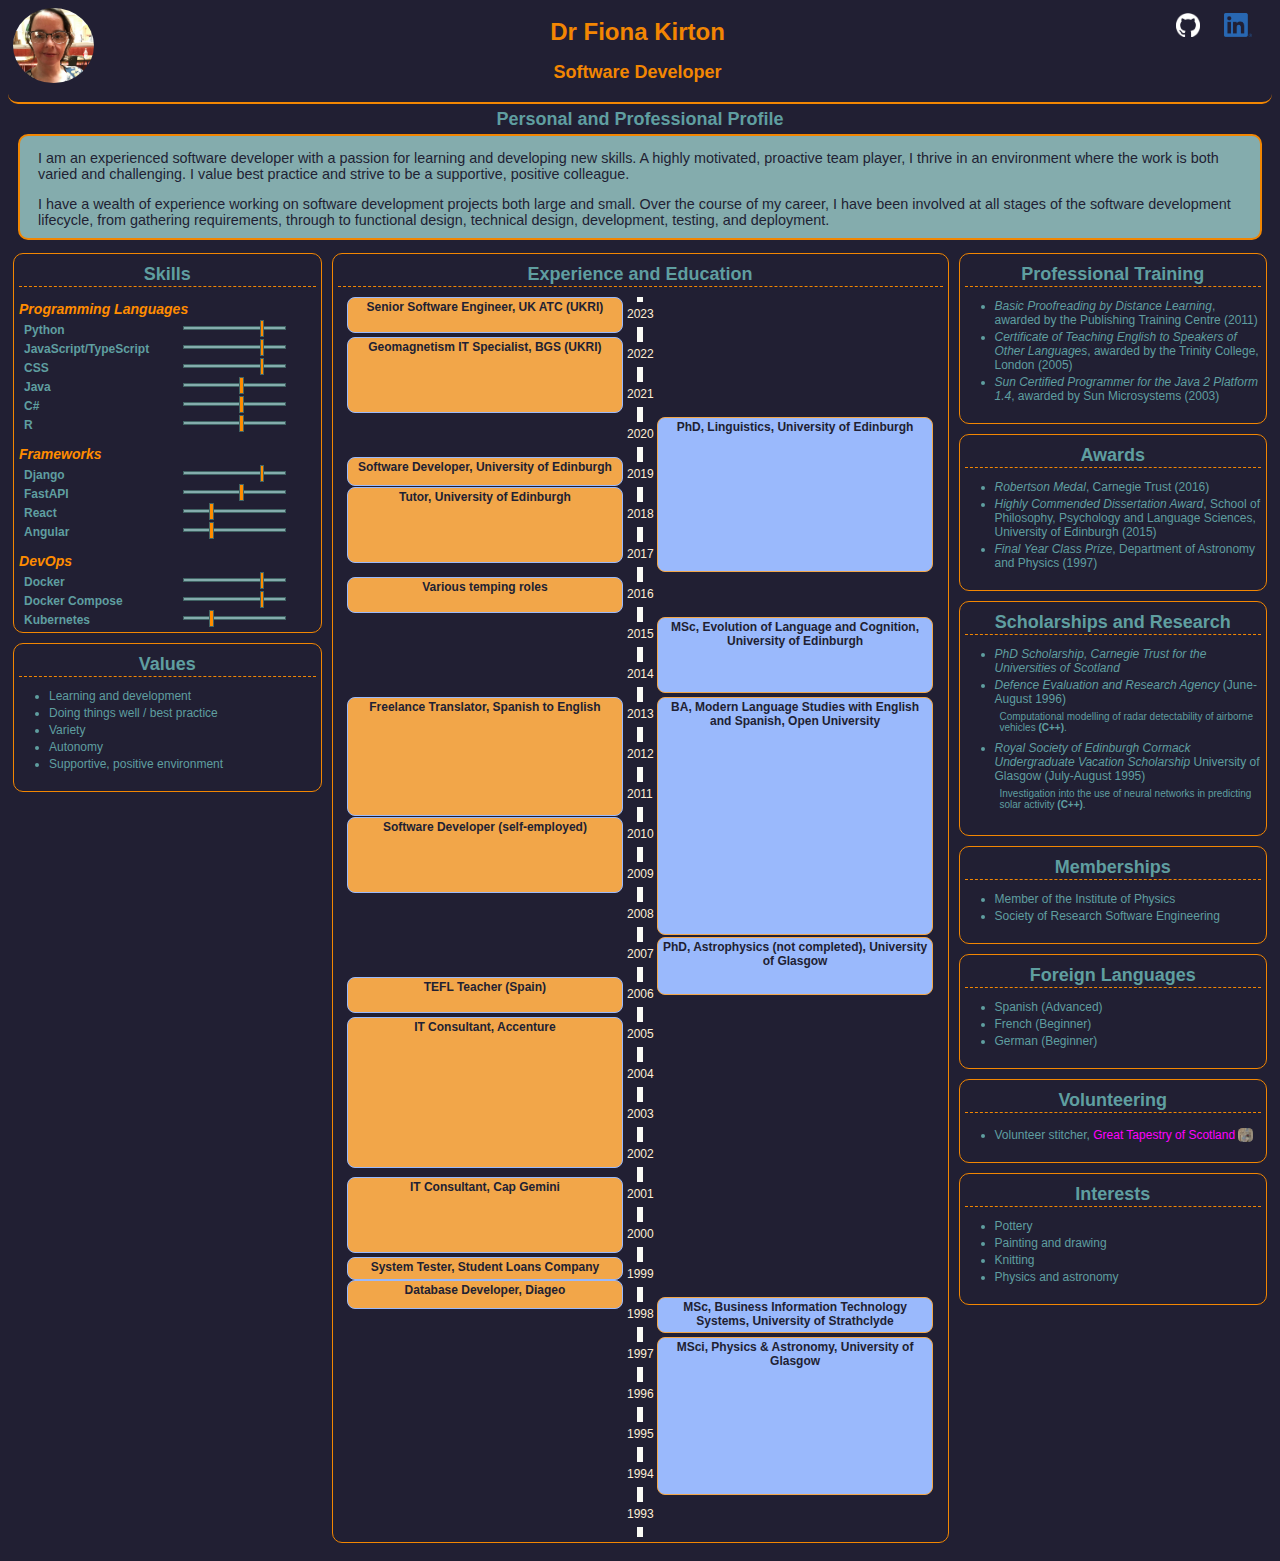
<file: index.html>
<!doctype html>
<html>
<head>
    <title>Fiona Kirton</title>
    <meta charset="utf-8">
    <meta name="viewport" content="width=device-width, initial-scale=1">
    <link rel="stylesheet" href="https://cdnjs.cloudflare.com/ajax/libs/font-awesome/4.7.0/css/font-awesome.min.css">
    <link rel="stylesheet" type="text/css" href="resume.css">
    <script src="resume.js"></script>
</head>
<body>
<div id="navbar">
    <div id="my-pic"><img class='mugshot' src='mugshot.jpg'></div>
    <div id="title">
        <h1>Dr Fiona Kirton</h1>
        <h2>Software Developer</h2>
    </div>
    <div id="external-links">
        <a href='https://github.com/FKirton' target='_blank'><img class="external-icon" src='github-mark-white.png'></a>
        <a href='https://linkedin.com/in/fiona-kirton-368a001' target='_blank'><img class="external-icon" src='linkedin.png'></a>
    </div>
</div>
<div id="profile">
    <h2>Personal and Professional Profile</h2>
    <article>
        <p>I am an experienced software developer with a passion for learning and developing new skills.
            A highly motivated, proactive team player, I thrive in an environment where the work is both
            varied and challenging. I value best practice and strive to be a supportive, positive colleague.</p>
        <p>
            I have a wealth of experience working on software development projects both large and small.
            Over the course of my career, I have been involved at all
            stages of the software development lifecycle, from gathering requirements, through to functional
            design, technical design, development, testing, and deployment.
        </p>
    </article>
</div>
<div class='container'>
    <button type="button" class="collapsible-tab">About</button>
    <div class="collapsible-content">
        <div id="about">
            <div class="info-section" id="skills">
                <h2>Skills</h2>
                <div class="skills-category">
                    <h3>Programming Languages</h3>
                    <div class="skill">
                        <div>Python</div><div class="slider-expert"></div>
                    </div>
                    <div class="skill">
                        <div>JavaScript/TypeScript</div><div class="slider-expert"></div>
                    </div>
                    <div class="skill">
                        <div>CSS</div><div class="slider-expert"></div>
                    </div>
                    <div class="skill">
                        <div>Java</div><div class="slider-intermediate"></div>
                    </div>
                    <div class="skill">
                        <div>C#</div><div class="slider-intermediate"></div>
                    </div>
                    <div class="skill">
                        <div>R</div><div class="slider-intermediate"></div>
                    </div>
                </div>
                <div class="skills-category">
                    <h3>Frameworks</h3>
                    <div class="skill">
                        <div>Django</div><div class="slider-expert"></div>
                    </div>
                    <div class="skill">
                        <div>FastAPI</div><div class="slider-intermediate"></div>
                    </div>
                    <div class="skill">
                        <div>React</div><div class="slider-novice"></div>
                    </div>
                    <div class="skill">
                        <div>Angular</div><div class="slider-novice"></div>
                    </div>
                </div>
                <div class="skills-category">
                    <h3>DevOps</h3>
                    <div class="skill">
                        <div>Docker</div><div class="slider-expert"></div>
                    </div>
                    <div class="skill">
                        <div>Docker Compose</div><div class="slider-expert"></div>
                    </div>
                    <div class="skill">
                        <div>Kubernetes</div><div class="slider-novice"></div>
                    </div>
                </div>
            </div>
            <div class="info-section" id="values">
                <h2>Values</h2>
                <div>
                    <ul>
                        <li>Learning and development</li>
                        <li>Doing things well / best practice</li>
                        <li>Variety</li>
                        <li>Autonomy</li>
                        <li>Supportive, positive environment</li>
                    </ul>
                </div>
            </div>
        </div>
    </div>
    <button type="button" class="collapsible-tab">Experience and education</button>
    <div class="collapsible-content">
    <div class="info-section" id='experience-education'>
        <h2>Experience and Education</h2>
        <div class='timeline-section'>
            <div class='timeline-content-container'>
                <div class='timeline-content left'>
                    <details>
                        <summary>Senior Software Engineer, UK ATC (UKRI)</summary>
                        <article>
                            <div>
                                <p class="date">November 2022 - Present</p>
                                <p class="tech">JavaScript/Typescript, Java, Python, FastAPI, Angular, Docker,
                                    Docker Compose</p>
                                <p>I contribute to the development of astronomer-facing web-based and desktop applications
                                    that support observatory operations. I work closely with research scientists to gather
                                    requirements and collaborate with team members across multiple sites and in multiple
                                    countries.
                                </p>
                            </div>
                        </article>
                    </details>
                </div>
            </div>
            <div class='timeline' year="2023"></div>
            <div class='timeline-content-container'></div>
        </div>
        <div class='timeline-section'>
            <div class='timeline-content-container'>
                <div style="height:210%;" class='timeline-content left'>
                    <details>
                        <summary>Geomagnetism IT Specialist, BGS (UKRI)</summary>
                        <article>
                            <p class="date">October 2020 - November 2022</p>
                            <p class="tech">JavaScript, Python, Django, FastAPI, Docker, Docker Compose, Kubernetes</p>
                            <p>Working closely with geophysicists and engineers, I developed tools and applications to
                            process, distribute and visualize geomagnetic and space-weather data. I also played a
                            leading role in modernizing the way the team develops software, moving away from
                            monolithic applications running on centrally managed servers towards containerized
                                microservices running on the BGS Kubernetes infrastructure.</p>
                            <p>As part of my role, I also supported research scientists in adopting best practice,
                                particularly in the areas of software testing and CI/CD.</p>
                        </article>
                    </details>
                </div>
            </div>
            <div class='timeline' year="2022"></div>
            <div class='timeline-content-container'></div>
        </div>
        <div class='timeline-section'>
            <div class='timeline-content-container'></div>
            <div class='timeline' year="2021"></div>
            <div class='timeline-content-container'></div>
        </div>
        <div class='timeline-section'>
            <div class='timeline-content-container'>
                <div class='timeline-content-container'>
                </div>
                <div class='timeline-content-container'>
                </div>
            </div>
            <div class='timeline' year="2020"></div>
            <div class='timeline-content-container'>
                <div style="height:430%;" class='timeline-content right'>
                    <details>
                        <summary>
                            PhD, Linguistics, University of Edinburgh
                        </summary>
                        <article>
                        <div>
                            <p class="date">September 2016 - August 2020</p>
                            <p class="grade">Pass</p>
                            <p class="tech">Python, JavaScript/HTML/CSS, R, JupyterLab, LateX</p>
                            <p>My research was concerned with the cognitive biases that influence word order
                                in improvised or newly developing communication systems. I focused in particular on how
                                features such as the animacy or salience of interacting entities affects the way
                                people structure their descriptions of events.</p>
                            <p>Research Output:</p>
                            <div class="research-output-text">
                                <p>Kirton, F. (2021).
                                <i>Referent Properties and Word Order in Emerging Communication Systems</i>.
                                Unpublished Thesis.
                                Available <a href='https://era.ed.ac.uk/handle/1842/38008' target='_blank'>here</a>.</p>
                                <p>Kirton, F., Schouwstra, M., Culbertson, J., Smith, K., & Kirby, S. (2021).
                                    Constituent Order in Improvised Gesture Reflects the Perspective of the Producer.
                                    In <i>Journal of Language Evolution</i>, Volume 6, Issue 1, January 2021, Pages 54–76.
                                    doi:<a href='https://academic.oup.com/jole/article-abstract/6/1/54/6179035?redirectedFrom=fulltext&login=false' target='_blank'>10.1093/jole/lzaa010</a>
                                </p>
                                <p>Kirton, F., Schouwstra, M., Culbertson, J., Smith, K., & Kirby, S. (2018).
                                Constituent Order in Improvised Gesture Reflects Speaker Perspective.
                                    In C. Cuskley, M. Flaherty, L. McCrohon, H. Little, A. Ravignani, & T. Verhoef (Eds.),
                                    <i>The Evolution of Language: Proceedings of the 12th International Conference</i> (pp. 215&ndash;217).
                                doi:<a href='https://wydawnictwo.umk.pl/upload/files/OPEN%20ACCESS/The%20Evolution%20of%20Language/052.pdf' target='_blank'>10.12775/3991-1.052</a>
                                </p>
                            </div>
                        </div>
                        </article>
                    </details>
                </div>
            </div>
        </div>
        <div class='timeline-section'>
            <div class='timeline-content-container'>
                <!-- TODO: how to get these overlapping in a visually pleasing way? -->
                <div style="height:80%;" class='timeline-content left'>
                    <details>
                        <summary>
                            Software Developer, University of Edinburgh
                        </summary>
                        <article>
                            <p class="date">September 2019 - December 2019</p>
                            <p class="tech">Python, Django</p>
                            <p>I contributed to the development of an online research volunteer recruitment application.
                                Specifically, I modified the Django admin interface to serve as a management information
                                tool. (Part-time, fixed-term).</p>
                        </article>
                    </details>
                </div>
            </div>
            <div class='timeline' year="2019"></div>
            <div class='timeline-content-container'></div>
        </div>
        <div class='timeline-section'>
            <div style="top:-10px;" class='timeline-content-container'>
                <div style="height:210%;" class='timeline-content left'>
                    <details>
                        <summary>Tutor, University of Edinburgh</summary>
                        <article>
                            <p class="date">September 2017 - August 2019</p>
                            <p>I tutored undergraduate and postgraduate students on various courses,
                                including programming courses (Python, JavaScript/HTML/CSS).</p>
                        </article>
                    </details>
                </div>
            </div>
            <div class='timeline' year="2018"></div>
            <div class='timeline-content-container'></div>
        </div>
        <div class='timeline-section'>
            <div class='timeline-content-container'></div>
            <div class='timeline' year="2017"></div>
            <div class='timeline-content-container'></div>
        </div>
        <div class='timeline-section'>
            <div class='timeline-content-container'>
                <div class='timeline-content left'>
                    <details>
                        <summary>Various temping roles</summary>
                        <article>
                        <p class="date">September 2015 - September 2016</p>
                        <p class="tech">MS Excel, Ms Access</p>
                        <p>Various temporary office-based roles.</p>
                        </article>
                    </details>
                </div>
            </div>
            <div class='timeline'year="2016"></div>
            <div class='timeline-content-container'></div>
        </div>
        <div class='timeline-section'>
            <div class='timeline-content-container'></div>
            <div class='timeline' year="2015"></div>
            <div class='timeline-content-container'>
                <div style="height:210%;" class='timeline-content right'>
                    <details>
                        <summary>MSc, Evolution of Language and Cognition, University of Edinburgh</summary>
                        <article>
                            <p class="date">September 2013 - August 2015</p>
                            <p class="grade">Distinction</p>
                            <p class="tech">Python, LateX</p>
                            <p>Awarded a <i>Highly Commended Dissertation Award</i>.</p>
                            <p>This programme is concerned with the origins and evolution of human language. Core modules focus on the latest
                                research in the field, covering computational modelling as well as quantitative and experimental approaches to the investigation
                                of language evolution. A highly interdisciplinary subject, the study of language evolution intersects with a number of
                                other research fields including linguistics, psychology and cognitive science, evolutionary theory, and anthropology.</p>
                            <p>Thesis:</p>
                            <div class="research-output-text">
                                <p>Kirton, F. (2015).
                                    <i>An Investigation into Emerging Word-Order Strategies using Evolutionary Game Theory</i>.
                                    Unpublished Thesis.
                                    Available <a href='https://era.ed.ac.uk/handle/1842/16550' target='_blank'>here</a>.</p>
                            </div>
                        </article>
                    </details>
                </div>
            </div>
        </div>
        <div class='timeline-section'>
            <div class='timeline-content-container'></div>
            <div class='timeline' year="2014"></div>
            <div class='timeline-content-container'></div>
        </div>
        <div class='timeline-section'>
            <div class='timeline-content-container'>
                <div style="height:330%;" class='timeline-content left'>
                    <details>
                        <summary>
                            Freelance Translator, Spanish to English
                        </summary>
                        <article>
                            <p class="date">December 2009 - May 2016</p>
                            <p>I worked with various clients translating documents from Spanish into English.</p>
                        </article>
                    </details>
                </div>
            </div>
            <div class='timeline' year="2013"></div>
            <div class='timeline-content-container'>
                <div style="height:660%;" class='timeline-content right'>
                    <details>
                        <summary>BA, Modern Language Studies with English and Spanish, Open University</summary>
                        <article>
                            <p class="date">October 2007 - June 2013</p>
                            <p class="grade">Fist Class Honours</p>
                            <div>Modules studied:
                                <ul>
                            <li>Spanish</li>
                                    <li>English language (history of English, sociolingustics, creativity in English)</li>
                                    <li>French (beginner level)</li>
                                    <li>German (beginner level)</li>
                                    <li>Ancient Greek (beginner level, language and culture)</li>
                        </ul>
                            </div>
                        </article>
                    </details>
                </div>
            </div>
        </div>
        <div class='timeline-section'>
            <div class='timeline-content-container'></div>
            <div class='timeline'year="2012"></div>
            <div class='timeline-content-container'></div>
        </div>
        <div class='timeline-section'>
            <div class='timeline-content-container'></div>
            <div class='timeline' year="2011"></div>
            <div class='timeline-content-container'></div>
        </div>
        <div class='timeline-section'>
            <div class='timeline-content-container'>
                <div style="height:210%;" class='timeline-content left'>
                    <details>
                        <summary>Software Developer (self-employed)</summary>
                        <article>
                            <p class="date">March 2008 - December 2009</p>
                            <p class="tech">C#, Windows CE, MySQL</p>
                            <p>I developed software both for desktop applications and hand-held mobile devices.</p>
                        </article>
                    </details>
                </div>
            </div>
            <div class='timeline' year="2010"></div>
            <div class='timeline-content-container'></div>
        </div>
        <div class='timeline-section'>
            <div class='timeline-content-container'></div>
            <div class='timeline' year="2009"></div>
            <div class='timeline-content-container'></div>
        </div>
        <div class='timeline-section'>
            <div class='timeline-content-container'></div>
            <div class='timeline' year="2008"></div>
            <div class='timeline-content-container'></div>
        </div>
        <div class='timeline-section'>
            <div class='timeline-content-container'></div>
            <div class='timeline' year="2007"></div>
            <div class='timeline-content-container'>
                <div style="height:160%;" class='timeline-content right'>
                    <details>
                        <summary>PhD, Astrophysics (not completed), University of Glasgow</summary>
                        <article>
                            <p class="date">April 2006 - November 2007</p>
                            <p class="tech">Java, Fortran, LateX</p>
                            <p>Computational modelling of Langmuir waves in the solar wind.</p>
                        </article>
                    </details>
                </div>
            </div>
        </div>
        <div class='timeline-section'>
            <div class='timeline-content-container'>
                <div class='timeline-content left'>
                    <details>
                        <summary>TEFL Teacher (Spain)</summary>
                        <article>
                            <p class="date">March 2005 - February 2006</p>
                            <p>I taught English as a second language to students ranging in experience from complete
                            beginner to advanced learner.</p>
                        </article>
                    </details>
                </div>
            </div>
            <div class='timeline'year="2006"></div>
            <div class='timeline-content-container'></div>
        </div>
        <div class='timeline-section'>
            <div class='timeline-content-container'>
                <div style="height:420%;" class='timeline-content left'>
                    <details>
                        <summary>IT Consultant, Accenture</summary>
                        <article>
                            <p class="date">September 2001 - December 2004</p>
                            <p class="tech">Java, VB6, HTML, CSS</p>
                            <p>I fulfilled a variety of roles, both technical and business-facing, and was involved at
                                all stages in the development lifecycle. I regularly liaised with clients to gather
                                functional requirements, develop prototypes, and demonstrate end products.</p>
                            <p>I worked on a number of large-scale, international projects, often working to highly
                                demanding deadlines.</p>
                        </article>
                    </details>
                </div>
            </div>
            <div class='timeline' year="2005"></div>
            <div class='timeline-content-container'></div>
        </div>
        <div class='timeline-section'>
            <div class='timeline-content-container'></div>
            <div class='timeline' year="2004"></div>
            <div class='timeline-content-container'></div>
        </div>
        <div class='timeline-section'>
            <div class='timeline-content-container'></div>
            <div class='timeline' year="2003"></div>
            <div class='timeline-content-container'></div>
        </div>
        <div class='timeline-section'>
            <div class='timeline-content-container'></div>
            <div class='timeline' year="2002"></div>
            <div class='timeline-content-container'></div>
        </div>
        <div class='timeline-section'>
            <div class='timeline-content-container'>
                <div style="height:210%;" class='timeline-content left'>
                    <details>
                        <summary>IT Consultant, Cap Gemini</summary>
                        <article>
                            <p class="date">September 1999 - June 2001</p>
                            <p class="tech">Java, PL/SQL, SQL</p>
                            <p>I worked on a number of large projects developing and testing software. I also provided
                            frontline technical support to field workers using bespoke data collection software.</p>
                        </article>
                    </details>
                </div>
            </div>
            <div class='timeline' year="2001"></div>
            <div class='timeline-content-container'></div>
        </div>
        <div class='timeline-section'>
            <div class='timeline-content-container'></div>
            <div class='timeline' year="2000"></div>
            <div class='timeline-content-container'></div>
        </div>
        <div class='timeline-section'>
            <div class='timeline-content-container'>
                <div style="height:65%;" class='timeline-content left'>
                    <details>
                        <summary>System Tester, Student Loans Company</summary>
                        <article>
                            <p class="date">June 1999 - September 1999</p>
                            <p class="tech">PL/SQL, SQL</p>
                            <p>I was responsible for testing system enhancements and for diagnosing and fixing bugs.</p>
                        </article>
                    </details>
                </div>
                <div style="height:80%;"  class='timeline-content left'>
                    <details>
                        <summary>Database Developer, Diageo</summary>
                        <article>
                            <p class="date">August 1998 - June 1999</p>
                            <p class="tech">MS Access, VBA</p>
                            <p>I developed a database and UI to facilitate data entry and validation as part of a
                            major systems migration project.</p>
                        </article>
                    </details>
                </div>
            </div>
            <div class='timeline' year="1999"></div>
            <div class='timeline-content-container'></div>
        </div>
        <div class='timeline-section'>
            <div class='timeline-content-container'></div>
            <div class='timeline' year="1998"></div>
            <div class='timeline-content-container'>
                <div class='timeline-content right'>
                    <details>
                        <summary>MSc, Business Information Technology Systems, University of Strathclyde</summary>
                        <article>
                            <p class="date">September 1997 - June 1998</p>
                            <p class="grade">Pass</p>
                            <p class="tech">VB6, VBA, Progress</p>
                            <div>Sample of modules studied:
                            <ul>
                                <li>Computer Science and Technology</li>
                                <li>Computing and Business Applications</li>
                                <li>Management of Change</li>
                                <li>Database Management Systems</li>
                            </ul>
                            </div>
                        </article>
                    </details>
                </div>
            </div>
        </div>
        <div class='timeline-section'>
            <div class='timeline-content-container'>
            </div>
            <div class='timeline' year="1997"></div>
            <div class='timeline-content-container'>
                <div style="height:440%;" class='timeline-content right'>
                    <details>
                        <summary>MSci, Physics & Astronomy, University of Glasgow</summary>
                        <article>
                            <p class="date">October 1993 - June 1997</p>
                            <p class="grade">First Class Honours</p>
                            <p class="tech">C++, Fortran, Maple</p>
                            <p>Awarded the class prize for achievement (1997).</p>
                            <div>Sample of modules studied:
                                <ul>
                                    <li>Orbital Dynamics</li>
                                    <li>Stellar Evolution</li>
                                    <li>Cosmology</li>
                                    <li>Quantum Mechanics</li>
                                    <li>Special and General Relativity</li>
                                    <li>Plasma Physics</li>
                                    <li>Mathematical and Computational Methods in the Physical Sciences</li>
                                </ul>
                            </div>
                        </article>
                    </details>
                </div>
            </div>
        </div>
        <div class='timeline-section'>
            <div class='timeline-content-container'>
<!--                <div style="height:40%;"  class='timeline-content left'>-->
<!--                    <p>DRA</p>-->
<!--                </div>-->
            </div>
            <div class='timeline' year="1996"></div>
            <div class='timeline-content-container'></div>
        </div>
        <div class='timeline-section'>
            <div class='timeline-content-container'>
<!--                <div style="height:40%;"  class='timeline-content left'>-->
<!--                    <p>UoG</p>-->
<!--                </div>-->
            </div>
            <div class='timeline' year="1995"></div>
            <div class='timeline-content-container'></div>
        </div>
        <div class='timeline-section'>
            <div class='timeline-content-container'>
            </div>
            <div class='timeline' year="1994"></div>
            <div class='timeline-content-container'></div>
        </div>
        <div class='timeline-section'>
            <div class='timeline-content-container'>
            </div>
            <div class='timeline' year="1993"></div>
            <div class='timeline-content-container'></div>
        </div>
    </div>
    </div>
    <button type="button" class="collapsible-tab">More about me</button>
    <div class="collapsible-content">
    <div id='more-about'>
        <div class="info-section">
            <h2>Professional Training</h2>
            <div>
                <ul>
                    <li><i>Basic Proofreading by Distance Learning</i>, awarded by the Publishing Training Centre (2011)</li>
                    <li><i>Certificate of Teaching English to Speakers of Other Languages</i>, awarded by the Trinity College, London (2005)</li>
                    <li><i>Sun Certified Programmer for the Java 2 Platform 1.4</i>, awarded by Sun Microsystems (2003)</li>
                </ul>
            </div>
        </div>
        <div class="info-section">
            <h2>Awards</h2>
            <div>
                <ul>
                    <li><i>Robertson Medal</i>, Carnegie Trust (2016)</li>
                    <li><i>Highly Commended Dissertation Award</i>, School of Philosophy, Psychology and Language Sciences, University of Edinburgh (2015)</li>
                    <li><i>Final Year Class Prize</i>, Department of Astronomy and Physics (1997)</li>
                </ul>
            </div>
        </div>
        <div class="info-section">
            <h2>Scholarships and Research</h2>
            <div>
                <ul>
                    <li><i>PhD Scholarship, Carnegie Trust for the Universities of Scotland</i></li>
                    <li><i>Defence Evaluation and Research Agency</i> (June-August 1996)
                    <p>Computational modelling of radar detectability of airborne vehicles <strong>(C++)</strong>.</p></li>
                    <li><i>Royal Society of Edinburgh Cormack Undergraduate Vacation Scholarship</i> University of Glasgow (July-August 1995)
                    <p>Investigation into the use of neural networks in predicting solar activity <strong>(C++)</strong>.</p>
                    </li>
                </ul>
            </div>
        </div>
        <div class="info-section">
            <h2>Memberships</h2>
            <ul>
                <li>Member of the Institute of Physics</li>
                <li>Society of Research Software Engineering</li>
            </ul>
        </div>
        <div class="info-section">
            <h2>Foreign Languages</h2>
            <ul>
                <li>Spanish (Advanced)</li>
                <li>French (Beginner)</li>
                <li>German (Beginner)</li>
            </ul>
        </div>
        <div class="info-section">
            <h2>Volunteering</h2>
            <ul>
                <li name="tapestry-section">Volunteer stitcher, <a href="https://www.greattapestryofscotland.com/" target="_blank">Great Tapestry of Scotland</a>
                    <a href="#tapestry"><p class="img-button"><img src="tapestry.jpg"></p></a>
                    <div style="height: 300px;" id="tapestry" class="popout">
                        <div class="close" ><a href="#tapestry-section">&times;</a></div>
                        <div style="height:80%;"><img src="tapestry.jpg"></div>
                    </div>
                </li>

            </ul>
        </div>
        <div class="info-section">
            <h2>Interests</h2>
            <ul>
                <li>Pottery</li>
                <li>Painting and drawing</li>
                <li>Knitting</li>
                <li>Physics and astronomy</li>
            </ul>
        </div>
    </div>
    </div>
</div>
</body>

</html>
</file>
<file: resume.css>
html {
    font-size: 12px;
}
* {
    box-sizing: border-box;
}

body {
    background-color: #211f33;
    font-family: Helvetica, Verdana, Geneva, Arial, sans-serif;
    color: cadetblue;
}

p {
    text-align: left;
    padding-top: 4px;
    padding-left: 6px;
    padding-right: 6px;
}

a {
    color: magenta;
}

a:link {
    text-decoration: none;
}

.img-button {
    display: inline-block;
    height: 1.2rem;
    width: 1.2rem;
    padding: 0;
    margin: 0;
}

.img-button img{
    position: relative;
    top: 0.2em;
    padding: 0;
    height:100%;
    width:100%;
    object-fit:cover;
    border-radius: 30%;
}

.popout {
    position: absolute;
    display: none;
    visibility: hidden;
    background-color: white;
    width: 200px;
    border-radius: 10px;
    z-index: -1;
}

.popout .close {
    width: 100%;
    height: 10%;
    font-size: larger;
    font-weight: bold;
}

.popout div {
    margin: auto;
    text-align: center;
}

.popout .close a {
    padding-right: 10px;
    text-decoration: none;
    float: right;
    color: #211f33;
}

.popout img {
    margin: auto;
    height: 100%;
    width: auto;
}

.popout:target {
    visibility: visible;
    display: block;
    z-index: 999;
    box-shadow: 5px 5px 20px black;
}

#navbar {
    display: flex;
    flex-direction: row;
    height: 8rem;
    width: 100%;
    border-bottom: 2px #f28602 solid;
    border-radius: 10px;
    justify-content: space-between;
    text-align: center;
    color: #f28602;
}

#title {
    margin: 10px;
}

#title h1 {
    font-size: x-large;
    margin-top: 0;
}

#title h2 {
    font-size: large;
    margin-bottom: 1px;
}

#title p {
    margin: auto 5px auto 5px;
    text-align: center;
}

#my-pic {
    float: left;
    max-width:10%;
}

#external-links {
    text-align: right;
    max-width:10%;
}

img.mugshot {
    border-radius: 50%;
    width: auto;
    height: 80%;
    margin: auto 5px auto 5px;
    float: left;
    padding: 0;
}

img.external-icon {
    height: 2rem;
    width: auto;
    margin: 5px 20px 5px 0;
}

#profile {
    text-align: center;
    margin: 3px 10px;
}

#profile h2 {
    padding: 2px;
    margin: 2px;
}

#profile article {
    background-color: #84acad;
    color: #211f33;
    padding: 0 2px;
    border: 2px #f28602 solid;
    border-radius: 10px;
}

#profile article > p {
    margin: 10px;
}

.container {
    display: flex;
    flex-direction: row;
    justify-content: space-between;
    width: 100%;
}

.container > div {
    flex: 1;
    padding: 5px;
}

#about, #more-about {
    display: flex;
    flex-direction: column;
}

#about article p {
    margin-top: 2px;
    margin-bottom: 2px;
}

#about h1, #more-about h1 {
    text-align: center;
}

#about h2, #experience-education h2, #more-about h2 {
    width: 100%;
    padding-bottom: 1px;
    border-bottom: 1px #f28602 dashed;
    margin: 10px auto;
    text-align: center;
}

#name-face {
    display: flex;
    flex-direction: row;
    position: relative;
    height: 100px;
}

#experience-education {
    display: flex;
    flex-direction: column;
    justify-content: center;
    text-align: center;
}

.timeline-section {
    display: flex;
    flex-direction: row;
    flex: auto;
    justify-content: space-evenly;
    height: 40px;
}

/* Vertical line */
.timeline {
    width: 6px;
    height: 100%;
    background-color: #fafaf5;
    position: relative;
}

/* Year on timeline */
.timeline::before {
    content: attr(year);
    position: absolute;
    height: 20px;
    background-color: #211f33;
    padding-top: 5px;
    top: 5px;
    z-index: 1;
    display: inline-block;
    left: -10px;
    color: papayawhip;
}

.timeline-content-container {
    position: relative;
    width: 48%;
    min-height: 90%;
    margin-bottom: 5px;
}

.timeline-content {
    width: 95%;
    height: 100%;
    margin: auto;
    border-radius: 8px;
}

.timeline-content p {
    padding: 2px;
    text-align: left;
}

.left {
    background-color: #f2a649;
    border: 1px #9ab9fc solid;
    margin-right: 0.8em;
}

.right {
    background-color: #9ab9fc;
    border: 1px #f2a649 solid;
    margin-left: 0.8em;
}

.right article {
    position: relative;
    left: -100%;
}

#more-about {
    display: flex;
    flex-direction: column;
}

details {
    color: #211f33;
}

summary {
    text-align: center;
    margin: auto;
    padding: 2px 2px;
    width: 100%;
    cursor: pointer;
    list-style: none;
    /*font-size: smaller;*/
    font-size: 0.75rem;
    font-weight: bold;
    color: #211f33;
    transition: all .2s ease-in-out;
}

summary:hover {
    transform: scale(1.05);
}

details > article {
    border-radius: 10px;
    position: relative;
    width: 200%;
    background-color: white;
    padding: 6px 6px;
    text-align: left;
    margin: 0 2px;
    box-shadow: 3px 3px 4px #211f33;
    z-index: 999;
}


p.date {
    margin-top: 0;
    margin-bottom: 0;
    font-weight: bold;
}

p.tech, p.grade {
    margin-top: 0;
    font-style: italic;
    text-align: left;
}

.info-section {
    border: 1px #f28602 solid;
    border-radius: 10px;
    margin: 5px auto 5px auto;
    padding: 0 5px 5px 5px;
    width: 100%;
    width: 100%;
}

.info-section ul {
    padding-left: 30px;
}

.info-section li {
    padding-bottom: 3px;
    margin-bottom: 0;
}

.info-section li > p  {
    text-align: left;
    font-size: smaller;
    padding: 5px;
    margin: 0;
}

.skills-category h3 {
    color: darkorange;
    font-style: italic;
    margin-bottom: 1px;
}

.skill {
    display: flex;
    flex-direction: row;
    justify-content: space-evenly;
    width: 90%;
}

.skill > div {
    font-weight: bolder;
    width: 60%;
    margin: 5px auto auto 5px;
}

div.slider-novice, div.slider-intermediate, div.slider-expert {
    height: 0.3em;
    background-color: #84acad;
    border: 0.1em #416364 solid;
    margin-top: 0.7em;
    position: relative;
    width: 40%;
}

.slider-novice:after, .slider-intermediate:after, .slider-expert:after {
    content: '';
    display: inline-block;
    height: 1.2em;
    width: 0.2em;
    border: 0.1em #416364 solid;
    top: -0.6em;
    position: relative;
    background-color: darkorange;
}

.slider-novice:after {
    left: 25%;
}

.slider-intermediate:after {
    left: 55%;
}

.slider-expert:after {
    left: 75%;
}

.research-output-text > p {
    text-align: left;
    font-size: smaller;
    margin-top: 0;
}

.collapsible-tab {
    font-width: bold;
    color: #211f33;
    background-color: #84acad;
    border-top-style: solid;
    border-color: darkorange;
    border-width: 0.05em;
    border-left-style: solid;
    border-right-style: solid;
    border-bottom-style: inset;
    box-shadow: 0 -2px 5px #416364;
    display: none;
    width: 95%;
    height: 2.5rem;
    margin: auto;
    border-bottom-left-radius: 2px;
    border-bottom-right-radius: 2px;
}

.collapsible-tab:hover {
    background-color: #416364;
}

.collapsible-tab:first-of-type {
    border-top-left-radius: 5px;
    border-top-right-radius: 5px;
    margin-top: 10px;
    box-shadow: none;
}

.collapsible-content {
    display: block;
}

.collapsible-content:nth-of-type(2) {
    flex: 2;
}

@media (min-width: 0px) {
    p { font-size: 1.5rem; }
    details p { font-size: 1.1rem; }
    .collapsible-tab { font-size: 1.5rem; }
    .research-output-text p { font-size: 1.05rem; }
    img.mugshot { height: 60%; }
}

@media (min-width: 400px) {
    p { font-size: calc(1.5rem + 1vw); }
    details p { font-size: 1.1rem; }
    .collapsible-tab { font-size: calc(1.5rem + 1vw); }
    .research-output-text p { font-size: 1.05rem; }
    img.mugshot { height: 80%; }
    summary {font-size: 0.75rem; }
}

/* Hide the collapsible content, show the tabs and change the
    layout direction when the screen is less than 900px wide
    */
@media (max-width: 900px) {
    p { font-size: 1.5rem; }
    .collapsible-content {display: none;}
    .collapsible-tab {display: block; font-size: 1.6rem;}
    .container {flex-direction: column; flex: 1;}
    /*summary {font-size: 0.9rem; }*/
    /*.research-output-text p { font-size: 1.2rem; }*/
}

@media (min-width: 1001px) {
    p { font-size: 1.2rem; }
    details p { font-size: 1.2rem; }
    .research-output-text p { font-size: 1.2rem; }
    summary {font-size: 1rem; }
}
</file>
